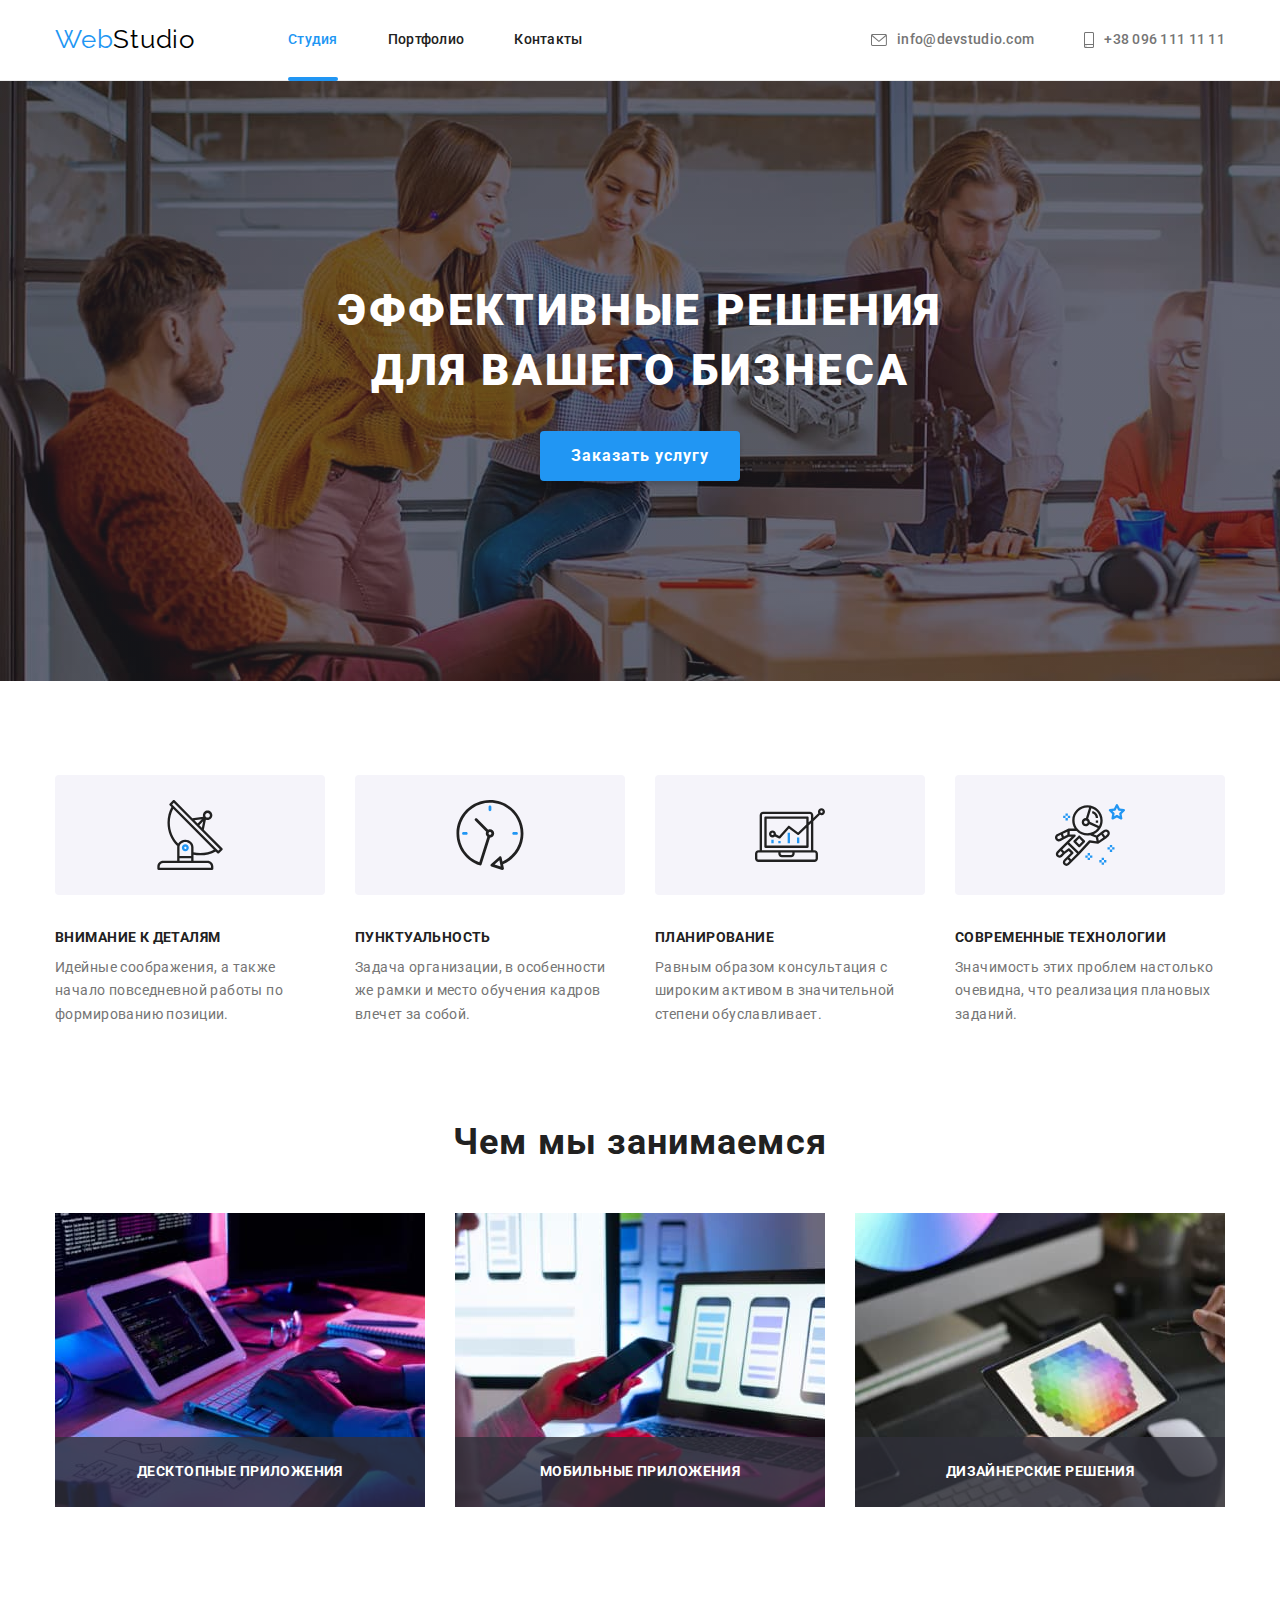
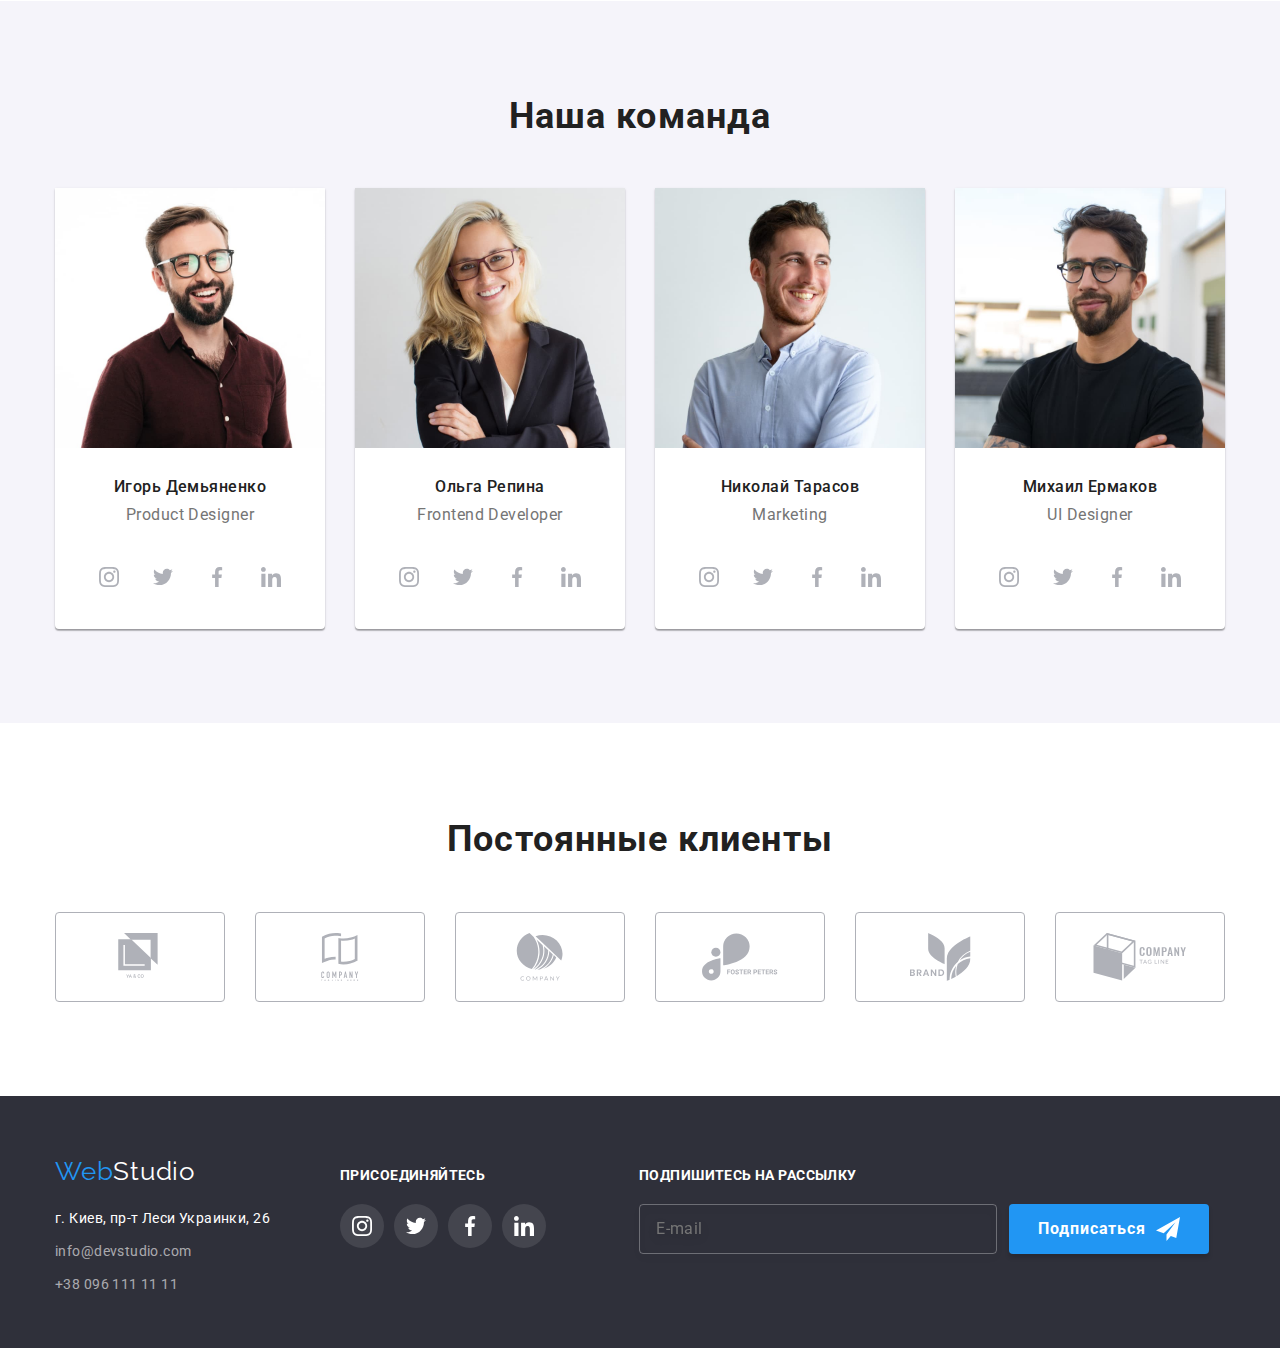
<file: index.html>
<!-- @format -->

<!DOCTYPE html>
<html lang="ru">
  <head>
    <meta charset="UTF-8" />
    <meta name="viewport" content="width=device-width, initial-scale=1.0" />
    <title>Студия</title>
    <link rel="preconnect" href="https://fonts.gstatic.com" />
    <link
      href="https://fonts.googleapis.com/css2?family=Oleo+Script&family=Raleway:wght@700&family=Roboto:wght@400;500;700;900&display=swap"
      rel="stylesheet"
    />
    <link rel="stylesheet" href="./css/modern-normalize.css" />
    <link rel="stylesheet" href="./css/style.css" />
  </head>

  <body>
    <header>
      <!-- navigation -->

      <div class="container">
        <nav>
          <a href="./index.html"
            ><p class="logo">Web<span>Studio</span></p></a
          >
          <ul class="nav-items">
            <li><a class="nav-item current" href="./index.html">Студия</a></li>
            <li><a class="nav-item" href="./portfolio.html">Портфолио</a></li>
            <li><a class="nav-item" href="./contact.html">Контакты</a></li>
          </ul>
        </nav>
        <ul class="contacts">
          <li>
            <a class="nav-contact" href="mailto:info@devstudio.com">
              <svg class="mail">
                <use href="./images/svg/symbol-defs.svg#mail"></use>
              </svg>
              info@devstudio.com</a
            >
          </li>
          <li>
            <a class="nav-contact" href="tel:+380961111111">
              <svg class="tel"><use href="./images/svg/symbol-defs.svg#smartphone"></use></svg>
              +38 096 111 11 11</a
            >
          </li>
        </ul>
      </div>
    </header>
    <main>
      <!-- hero -->

      <section class="hero back">
        <div class="container">
          <h1>Эффективные решения<br />для вашего бизнеса</h1>
          <button class="btn" type="button" data-modal-open>Заказать услугу</button>
        </div>

        <div class="backdrop is-hidden" data-modal>
          <div class="modal">
            <h2 class="modal__title">Оставьте свои данные, мы вам перезвоним</h2>

            <form class="modal__form js-speaker-form" action=" ">
              <svg class="modal__closed" data-modal-close>
                <use href="./images/svg/symbol-defs.svg#close"></use>
              </svg>
              <div class="modal__element">
                <label class="modal__lable" for="username">Имя</label>
                <input class="modal__input" type="text" name="userName" id="username" /><svg
                  class="modal__lable-icon"
                >
                  <use href="./images/svg/symbol-defs.svg#person-black"></use>
                </svg>
              </div>

              <div class="modal__element">
                <label class="modal__lable" for="phone">Телефон </label>
                <input class="modal__input" type="tel" name="phone" id="phone" /><svg
                  class="modal__lable-icon"
                >
                  <use href="./images/svg/symbol-defs.svg#phone-black"></use>
                </svg>
              </div>

              <div class="modal__element">
                <label class="modal__lable" for="email">Почта</label>
                <input class="modal__input" type="email" name="email" id="email" />
                <svg class="modal__lable-icon">
                  <use href="./images/svg/symbol-defs.svg#email-black"></use>
                </svg>
              </div>

              <div class="modal__element">
                <label class="modal__lable" for="comment">Комментарий</label>
                <textarea
                  placeholder="Введите текст"
                  class="modal__comment"
                  name="comment"
                  id="comment"
                  cols="30"
                  rows="10"
                ></textarea>
              </div>

              <label class="modal__check">
                <input class="modal__input-check visuallyhidden" type="checkbox" name="checkbox" />
                <span class="modal__checkbox"></span>
                Соглашаюсь с рассылкой и принимаю
                <a class="modal__agreement" href="#"> Условия договора</a>
              </label>

              <button class="modal__batton btn" type="submit">Отправить</button>
            </form>
          </div>
        </div>
      </section>

      <!-- advantages -->

      <section class="advantages container">
        <h2 class="visuallyhidden">Преимущества</h2>
        <ul>
          <li>
            <svg class="antenna advantages-icon">
              <use href="./images/svg/symbol-defs.svg#antenna"></use>
            </svg>
            <h3>Внимание к деталям</h3>
            <p>Идейные соображения, а также начало повседневной работы по формированию позиции.</p>
          </li>
          <li>
            <svg class="clock advantages-icon">
              <use href="./images/svg/symbol-defs.svg#clock"></use>
            </svg>
            <h3>Пунктуальность</h3>
            <p>
              Задача организации, в особенности же рамки и место обучения кадров влечет за собой.
            </p>
          </li>
          <li>
            <svg class="diagram advantages-icon">
              <use href="./images/svg/symbol-defs.svg#diagram"></use>
            </svg>
            <h3>Планирование</h3>
            <p>
              Равным образом консультация с широким активом в значительной степени обуславливает.
            </p>
          </li>
          <li>
            <svg class="astronaut advantages-icon">
              <use href="./images/svg/symbol-defs.svg#astronaut"></use>
            </svg>
            <h3>Современные технологии</h3>
            <p>Значимость этих проблем настолько очевидна, что реализация плановых заданий.</p>
          </li>
        </ul>
      </section>

      <!-- working moments -->

      <section class="working-moments container">
        <h2>Чем мы занимаемся</h2>
        <ul class="working-moments-items">
          <li class="working-moments-item">
            <img width="370" src="images/img_01.jpg" alt="Человек набирает код на клавиатуре" />
            <p class="working-moments-item-description">Десктопные приложения</p>
          </li>
          <li class="working-moments-item">
            <img
              width="370"
              src="images/img_02.jpg"
              alt="Разработка пользовательского интерфейса"
            />
            <p class="working-moments-item-description">Мобильные приложения</p>
          </li>
          <li class="working-moments-item">
            <img width="370" src="images/img_03.jpg" alt="Выбор цвета из палитры" />
            <p class="working-moments-item-description">Дизайнерские решения</p>
          </li>
        </ul>
      </section>

      <!-- our team -->

      <section class="our-team">
        <div class="container">
          <h2>Наша команда</h2>
          <ul class="cards-team">
            <li class="card-team">
              <img
                width="270"
                src="images/product_designer.jpg"
                alt="Игорь Демьяненко Product Designer"
              />
              <h3>Игорь Демьяненко</h3>
              <p>Product Designer</p>
              <ul class="social-links">
                <li>
                  <a href="https://www.instagram.com/">
                    <svg class="social-link">
                      <use href="./images/svg/symbol-defs.svg#instagram-1"></use></svg
                  ></a>
                </li>
                <li>
                  <a href="https://www.twitter.com/"
                    ><svg class="social-link">
                      <use href="./images/svg/symbol-defs.svg#twitter"></use></svg
                  ></a>
                </li>
                <li>
                  <a href="https://www.facebook.com/"
                    ><svg class="social-link">
                      <use href="./images/svg/symbol-defs.svg#facebook"></use></svg
                  ></a>
                </li>
                <li>
                  <a href="https://www.linkedin.com/"
                    ><svg class="social-link">
                      <use href="./images/svg/symbol-defs.svg#linkedin"></use></svg
                  ></a>
                </li>
              </ul>
            </li>
            <li class="card-team">
              <img
                width="270"
                src="images/frontend_developer.jpg"
                alt="Ольга Репина Frontend Developer"
              />
              <h3>Ольга Репина</h3>
              <p>Frontend Developer</p>
              <ul class="social-links">
                <li>
                  <a href="https://www.instagram.com/">
                    <svg class="social-link">
                      <use href="./images/svg/symbol-defs.svg#instagram-1"></use></svg
                  ></a>
                </li>
                <li>
                  <a href="https://www.twitter.com/"
                    ><svg class="social-link">
                      <use href="./images/svg/symbol-defs.svg#twitter"></use></svg
                  ></a>
                </li>
                <li>
                  <a href="https://www.facebook.com/"
                    ><svg class="social-link">
                      <use href="./images/svg/symbol-defs.svg#facebook"></use></svg
                  ></a>
                </li>
                <li>
                  <a href="https://www.linkedin.com/"
                    ><svg class="social-link">
                      <use href="./images/svg/symbol-defs.svg#linkedin"></use></svg
                  ></a>
                </li>
              </ul>
            </li>
            <li class="card-team">
              <img width="270" src="images/marketing.jpg" alt="Николай Тарасов Marketing" />
              <h3>Николай Тарасов</h3>
              <p>Marketing</p>
              <ul class="social-links">
                <li>
                  <a href="https://www.instagram.com/">
                    <svg class="social-link">
                      <use href="./images/svg/symbol-defs.svg#instagram-1"></use></svg
                  ></a>
                </li>
                <li>
                  <a href="https://www.twitter.com/"
                    ><svg class="social-link">
                      <use href="./images/svg/symbol-defs.svg#twitter"></use></svg
                  ></a>
                </li>
                <li>
                  <a href="https://www.facebook.com/"
                    ><svg class="social-link">
                      <use href="./images/svg/symbol-defs.svg#facebook"></use></svg
                  ></a>
                </li>
                <li>
                  <a href="https://www.linkedin.com/"
                    ><svg class="social-link">
                      <use href="./images/svg/symbol-defs.svg#linkedin"></use></svg
                  ></a>
                </li>
              </ul>
            </li>
            <li class="card-team">
              <img width="270" src="images/ui_designer.jpg" alt="Михаил Ермаков UI Designer" />
              <h3>Михаил Ермаков</h3>
              <p>UI Designer</p>
              <ul class="social-links">
                <li>
                  <a href="https://www.instagram.com/">
                    <svg class="social-link">
                      <use href="./images/svg/symbol-defs.svg#instagram-1"></use></svg
                  ></a>
                </li>
                <li>
                  <a href="https://www.twitter.com/"
                    ><svg class="social-link">
                      <use href="./images/svg/symbol-defs.svg#twitter"></use></svg
                  ></a>
                </li>
                <li>
                  <a href="https://www.facebook.com/"
                    ><svg class="social-link">
                      <use href="./images/svg/symbol-defs.svg#facebook"></use></svg
                  ></a>
                </li>
                <li>
                  <a href="https://www.linkedin.com/"
                    ><svg class="social-link">
                      <use href="./images/svg/symbol-defs.svg#linkedin"></use></svg
                  ></a>
                </li>
              </ul>
            </li>
          </ul>
        </div>
      </section>

      <!-- Regular customers -->
      <section class="regular-customers container">
        <h2>Постоянные клиенты</h2>
        <ul>
          <li>
            <svg><use href="./images/svg/symbol-defs.svg#logo-1"></use></svg>
          </li>
          <li>
            <svg><use href="./images/svg/symbol-defs.svg#logo-2"></use></svg>
          </li>
          <li>
            <svg><use href="./images/svg/symbol-defs.svg#logo-3"></use></svg>
          </li>
          <li>
            <svg><use href="./images/svg/symbol-defs.svg#logo-4"></use></svg>
          </li>
          <li>
            <svg><use href="./images/svg/symbol-defs.svg#logo-5"></use></svg>
          </li>
          <li>
            <svg><use href="./images/svg/symbol-defs.svg#logo-6"></use></svg>
          </li>
        </ul>
      </section>
    </main>

    <footer>
      <!-- Adress -->
      <div class="container">
        <div class="adres">
          <h2 class="visuallyhidden">Где нас найти</h2>
          <a href="./index.html">
            <p class="logo">Web<span>Studio</span></p></a
          >

          <address>
            <p>г. Киев, пр-т Леси Украинки, 26</p>
            <ul>
              <li>
                <a href="mailto:info@devstudio.com">info@devstudio.com</a>
              </li>
              <li>
                <a href="tel:+380961111111">+38 096 111 11 11</a>
              </li>
            </ul>
          </address>
        </div>

        <div class="footer-social">
          <h2>Присоединяйтесь</h2>
          <ul class="social-links">
            <li>
              <a href="https://www.instagram.com/">
                <svg class="social-link footer_social">
                  <use href="./images/svg/symbol-defs.svg#instagram-1"></use></svg
              ></a>
            </li>
            <li>
              <a href="https://www.twitter.com/"
                ><svg class="social-link footer_social">
                  <use href="./images/svg/symbol-defs.svg#twitter"></use></svg
              ></a>
            </li>
            <li>
              <a href="https://www.facebook.com/"
                ><svg class="social-link footer_social">
                  <use href="./images/svg/symbol-defs.svg#facebook"></use></svg
              ></a>
            </li>
            <li>
              <a href="https://www.linkedin.com/"
                ><svg class="social-link footer_social">
                  <use href="./images/svg/symbol-defs.svg#linkedin"></use></svg
              ></a>
            </li>
          </ul>
        </div>

        <div class="subscribe">
          <h2 class="subscribe__title">Подпишитесь на рассылку</h2>
          <form class="subscribe__form" action="">
            <input
              class="subscribe__input"
              type="email"
              name="subscribe-email"
              placeholder="E-mail"
              id=""
            />
            <button class="subscribe__button btn" type="submit">
              Подписаться
              <svg class="subscribe__button--svg">
                <use href="./images/svg/symbol-defs.svg#icon-send"></use>
              </svg>
            </button>
          </form>
        </div>
      </div>
    </footer>
    <script>
      (() => {
        document.querySelector('.js-speaker-form').addEventListener('submit', e => {
          e.preventDefault();

          new FormData(e.currentTarget).forEach((value, name) => console.log(`${name}: ${value}`));

          e.currentTarget.reset();
        });
      })();
    </script>
    <script src="./js/modal.js"></script>
  </body>
</html>
</file>
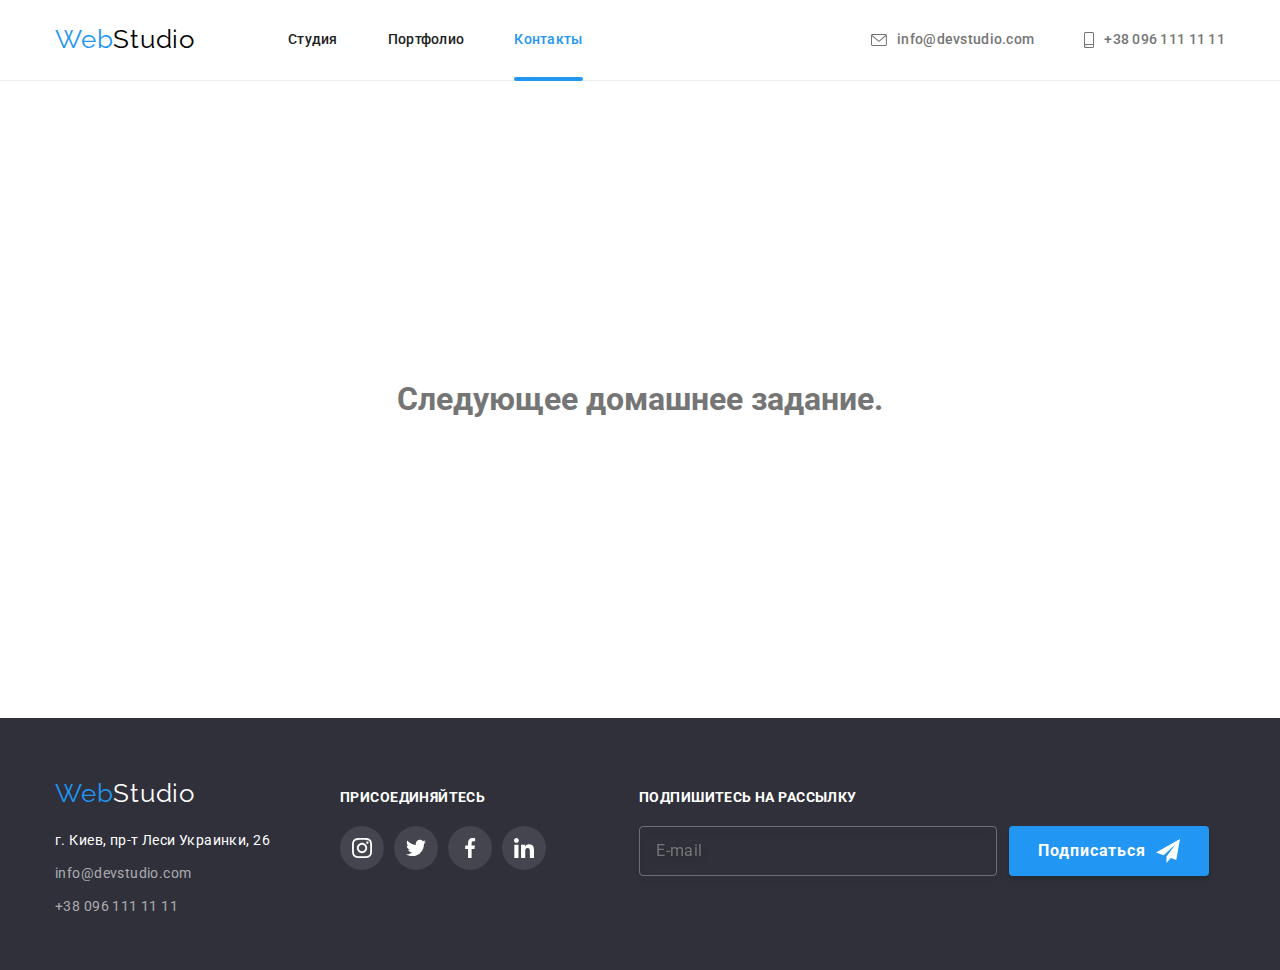
<file: contact.html>
<!DOCTYPE html>
<html lang="ru">
  <head>
    <meta charset="UTF-8" />
    <meta name="viewport" content="width=device-width, initial-scale=1.0" />
    <title>Контакты</title>
    <link rel="preconnect" href="https://fonts.gstatic.com" />
    <link
      href="https://fonts.googleapis.com/css2?family=Oleo+Script&family=Raleway:wght@700&family=Roboto:wght@400;500;700;900&display=swap"
      rel="stylesheet"
    />
    <link rel="stylesheet" href="./css/modern-normalize.css" />
    <link rel="stylesheet" href="./css/style.css" />
  </head>

  <body>
    <header>
      <!-- navigation -->

      <div class="container">
        <nav>
          <a href="./index.html"
            ><p class="logo">Web<span>Studio</span></p></a
          >
          <ul class="nav-items">
            <li><a class="nav-item" href="./index.html">Студия</a></li>
            <li><a class="nav-item" href="./portfolio.html">Портфолио</a></li>
            <li><a class="nav-item current" href="./contact.html">Контакты</a></li>
          </ul>
        </nav>
        <ul class="contacts">
          <li>
            <a class="nav-contact" href="mailto:info@devstudio.com">
              <svg class="mail">
                <use href="./images/svg/symbol-defs.svg#mail"></use>
              </svg>
              info@devstudio.com</a
            >
          </li>
          <li>
            <a class="nav-contact" href="tel:+380961111111">
              <svg class="tel"><use href="./images/svg/symbol-defs.svg#smartphone"></use></svg>
              +38 096 111 11 11</a
            >
          </li>
        </ul>
      </div>
    </header>
    <main>
      <h1 class="contact">Следующее домашнее задание.</h1>
    </main>
    <footer>
      <!-- Adress -->
      <div class="container">
        <div class="adres">
          <h2 class="visuallyhidden">Где нас найти</h2>
          <a href="./index.html">
            <p class="logo">Web<span>Studio</span></p></a
          >

          <address>
            <p>г. Киев, пр-т Леси Украинки, 26</p>
            <ul>
              <li>
                <a href="mailto:info@devstudio.com">info@devstudio.com</a>
              </li>
              <li>
                <a href="tel:+380961111111">+38 096 111 11 11</a>
              </li>
            </ul>
          </address>
        </div>

        <div class="footer-social">
          <h2>Присоединяйтесь</h2>
          <ul class="social-links">
            <li>
              <a href="https://www.instagram.com/">
                <svg class="social-link footer_social">
                  <use href="./images/svg/symbol-defs.svg#instagram-1"></use></svg
              ></a>
            </li>
            <li>
              <a href="https://www.twitter.com/"
                ><svg class="social-link footer_social">
                  <use href="./images/svg/symbol-defs.svg#twitter"></use></svg
              ></a>
            </li>
            <li>
              <a href="https://www.facebook.com/"
                ><svg class="social-link footer_social">
                  <use href="./images/svg/symbol-defs.svg#facebook"></use></svg
              ></a>
            </li>
            <li>
              <a href="https://www.linkedin.com/"
                ><svg class="social-link footer_social">
                  <use href="./images/svg/symbol-defs.svg#linkedin"></use></svg
              ></a>
            </li>
          </ul>
        </div>

        <div class="subscribe">
          <h2 class="subscribe__title">Подпишитесь на рассылку</h2>
          <form class="subscribe__form" action="">
            <input
              class="subscribe__input"
              type="email"
              name="subscribe-email"
              placeholder="E-mail"
              id=""
            />
            <button class="subscribe__button btn" type="submit">
              Подписаться
              <svg class="subscribe__button--svg">
                <use href="./images/svg/symbol-defs.svg#icon-send"></use>
              </svg>
            </button>
          </form>
        </div>
      </div>
    </footer>
  </body>
</html>
</file>
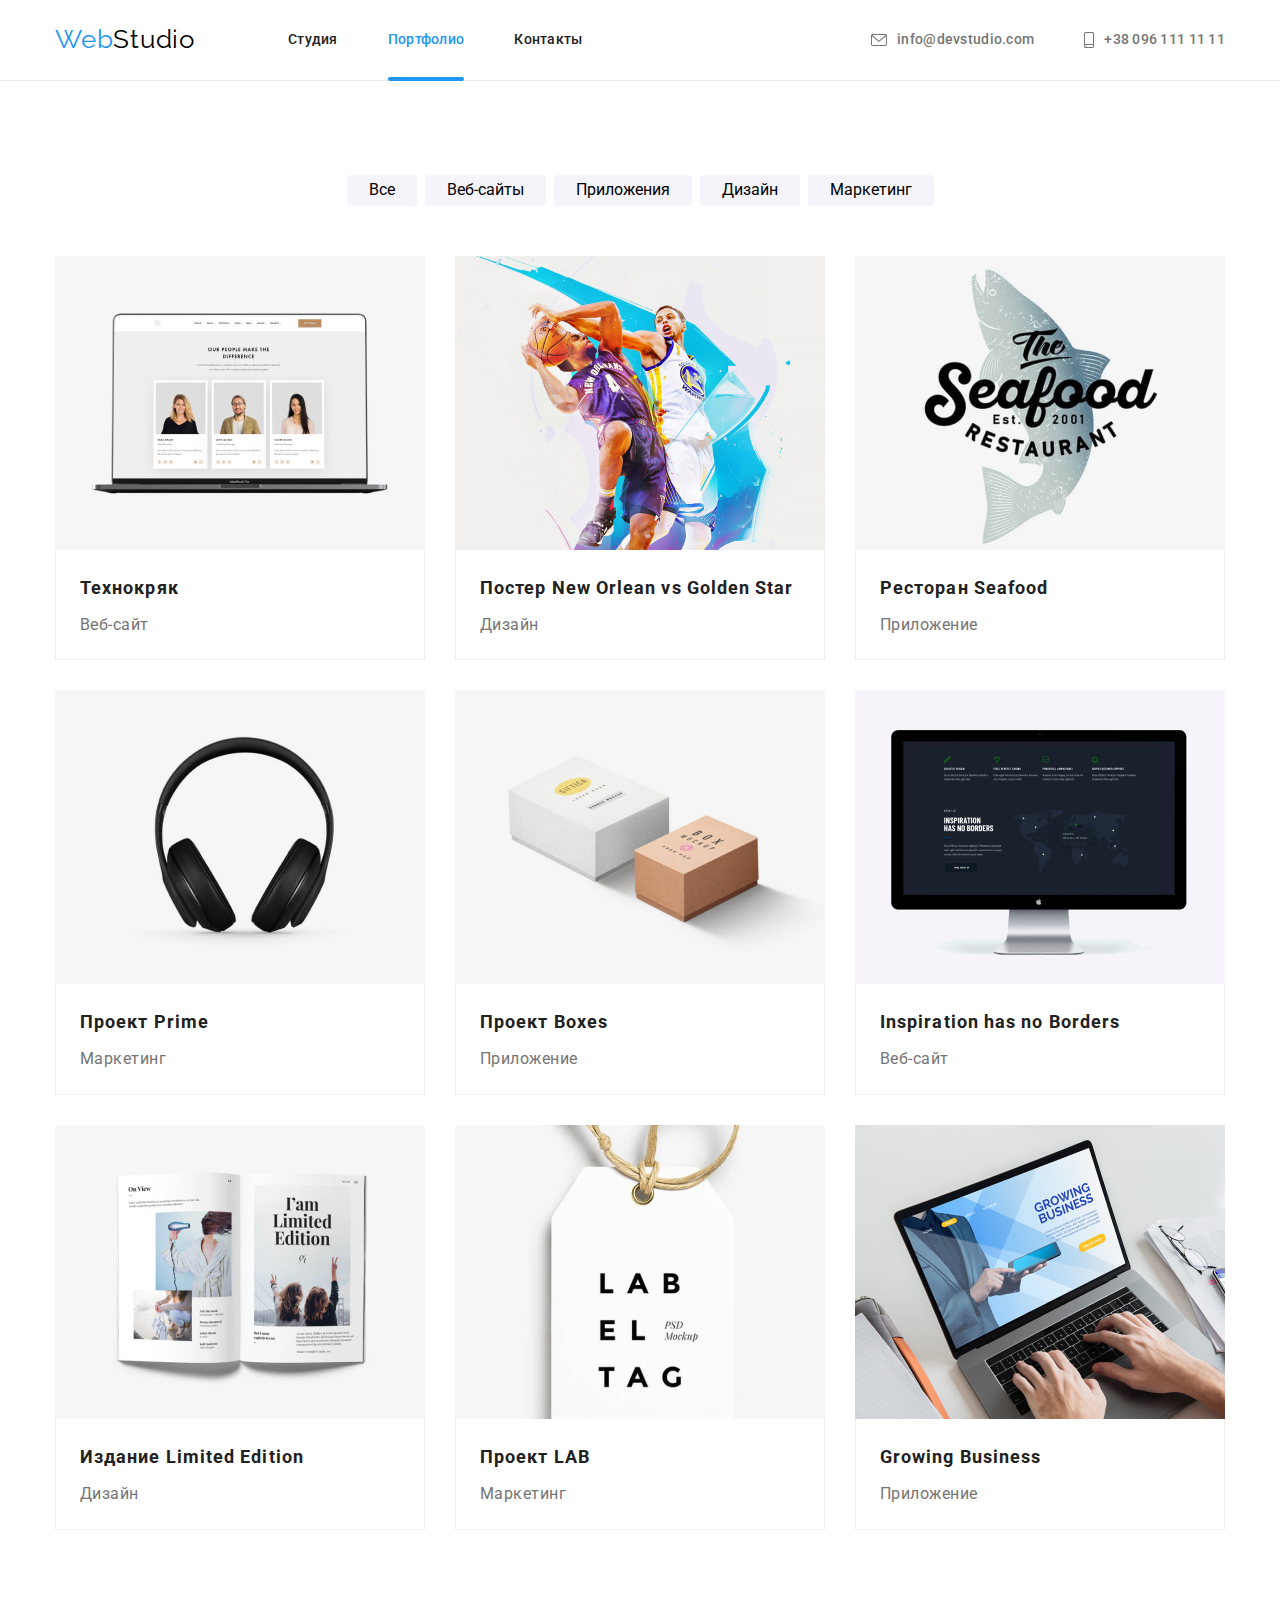
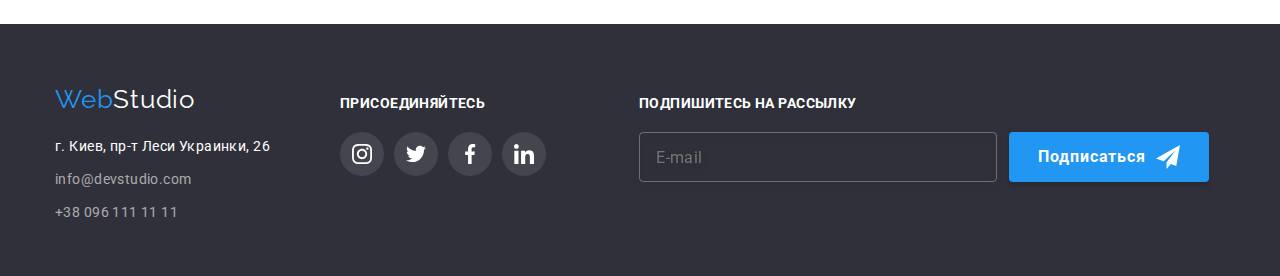
<file: portfolio.html>
<!DOCTYPE html>
<html lang="ru">
  <head>
    <meta charset="UTF-8" />
    <meta name="viewport" content="width=device-width, initial-scale=1.0" />
    <title>Портфолио</title>
    <link rel="preconnect" href="https://fonts.gstatic.com" />
    <link
      href="https://fonts.googleapis.com/css2?family=Oleo+Script&family=Raleway:wght@700&family=Roboto:wght@400;500;700;900&display=swap"
      rel="stylesheet"
    />
    <link rel="stylesheet" href="./css/modern-normalize.css" />
    <link rel="stylesheet" href="./css/style.css" />
  </head>

  <body>
    <header>
      <!-- navigation -->

      <div class="container">
        <nav>
          <a href="./index.html"
            ><p class="logo">Web<span>Studio</span></p></a
          >
          <ul class="nav-items">
            <li><a class="nav-item" href="./index.html">Студия</a></li>
            <li><a class="nav-item current" href="./portfolio.html">Портфолио</a></li>
            <li><a class="nav-item" href="./contact.html">Контакты</a></li>
          </ul>
        </nav>
        <ul class="contacts">
          <li>
            <a class="nav-contact" href="mailto:info@devstudio.com">
              <svg class="mail">
                <use href="./images/svg/symbol-defs.svg#mail"></use>
              </svg>
              info@devstudio.com</a
            >
          </li>
          <li>
            <a class="nav-contact" href="tel:+380961111111">
              <svg class="tel"><use href="./images/svg/symbol-defs.svg#smartphone"></use></svg>
              +38 096 111 11 11</a
            >
          </li>
        </ul>
      </div>
    </header>
    <main>
      <section class="our-works container">
        <h1 class="visuallyhidden">Наши работы</h1>
        <ul class="sorter">
          <li><button>Все</button></li>
          <li><button>Веб-сайты</button></li>
          <li><button>Приложения</button></li>
          <li><button>Дизайн</button></li>
          <li><button>Маркетинг</button></li>
        </ul>
        <ul class="card-items">
          <li class="card-item">
            <a href="#">
              <div class="overlay-container">
                <img src="./images/Portfolio/01-tech.jpg" alt="Скриншот сайта" />
                <p class="blue-overlay">
                  Технокряк это современная площадка распространения коронавируса. Компании
                  используют эту платформу для цифрового шпионажа и атак на защищённые сервера
                  конкурентов.
                </p>
              </div>
              <div class="card">
                <h2>Технокряк</h2>
                <p class="card-description">Веб-сайт</p>
              </div>
            </a>
          </li>

          <li class="card-item">
            <a href="#">
              <div class="overlay-container">
                <img src="./images/Portfolio/02-poster.jpg" alt="Игроки в баскетбол" />
                <p class="blue-overlay">
                  Технокряк это современная площадка распространения коронавируса. Компании
                  используют эту платформу для цифрового шпионажа и атак на защищённые сервера
                  конкурентов.
                </p>
              </div>
              <div class="card">
                <h2>Постер New Orlean vs Golden Star</h2>
                <p class="card-description">Дизайн</p>
              </div>
            </a>
          </li>

          <li class="card-item">
            <a href="#">
              <div class="overlay-container">
                <img src="./images/Portfolio/03-seafood.jpg" alt="Логотип ресторана" />
                <p class="blue-overlay">
                  Технокряк это современная площадка распространения коронавируса. Компании
                  используют эту платформу для цифрового шпионажа и атак на защищённые сервера
                  конкурентов.
                </p>
              </div>
              <div class="card">
                <h2>Ресторан Seafood</h2>
                <p class="card-description">Приложение</p>
              </div>
            </a>
          </li>

          <li class="card-item">
            <a href="#">
              <div class="overlay-container">
                <img src="./images/Portfolio/04-prime.jpg" alt="Наушники" />
                <p class="blue-overlay">
                  Технокряк это современная площадка распространения коронавируса. Компании
                  используют эту платформу для цифрового шпионажа и атак на защищённые сервера
                  конкурентов.
                </p>
              </div>
              <div class="card">
                <h2>Проект Prime</h2>
                <p class="card-description">Маркетинг</p>
              </div>
            </a>
          </li>

          <li class="card-item">
            <a href="#">
              <div class="overlay-container">
                <img src="./images/Portfolio/05-boxes.jpg" alt="Дизайнерская упаковка" />
                <p class="blue-overlay">
                  Технокряк это современная площадка распространения коронавируса. Компании
                  используют эту платформу для цифрового шпионажа и атак на защищённые сервера
                  конкурентов.
                </p>
              </div>
              <div class="card">
                <h2>Проект Boxes</h2>
                <p class="card-description">Приложение</p>
              </div>
            </a>
          </li>

          <li class="card-item">
            <a href="#">
              <div class="overlay-container">
                <img src="./images/Portfolio/06-inspiraation.jpg" alt="Монитор с открытым сайтом" />
                <p class="blue-overlay">
                  Технокряк это современная площадка распространения коронавируса. Компании
                  используют эту платформу для цифрового шпионажа и атак на защищённые сервера
                  конкурентов.
                </p>
              </div>
              <div class="card">
                <h2>Inspiration has no Borders</h2>
                <p class="card-description">Веб-сайт</p>
              </div>
            </a>
          </li>

          <li class="card-item">
            <a href="#">
              <div class="overlay-container">
                <img src="./images/Portfolio/07-limited.jpg" alt="Открытая книжка" />
                <p class="blue-overlay">
                  Технокряк это современная площадка распространения коронавируса. Компании
                  используют эту платформу для цифрового шпионажа и атак на защищённые сервера
                  конкурентов.
                </p>
              </div>
              <div class="card">
                <h2>Издание Limited Edition</h2>
                <p class="card-description">Дизайн</p>
              </div>
            </a>
          </li>

          <li class="card-item">
            <a href="#">
              <div class="overlay-container">
                <img src="./images/Portfolio/08-lab.jpg" alt="Бирка" />
                <p class="blue-overlay">
                  Технокряк это современная площадка распространения коронавируса. Компании
                  используют эту платформу для цифрового шпионажа и атак на защищённые сервера
                  конкурентов.
                </p>
              </div>
              <div class="card">
                <h2>Проект LAB</h2>
                <p class="card-description">Маркетинг</p>
              </div>
            </a>
          </li>

          <li class="card-item">
            <a href="#">
              <div class="overlay-container">
                <img src="./images/Portfolio/09-growing.jpg" alt="Работа за ноутбуком" />
                <p class="blue-overlay">
                  Технокряк это современная площадка распространения коронавируса. Компании
                  используют эту платформу для цифрового шпионажа и атак на защищённые сервера
                  конкурентов.
                </p>
              </div>
              <div class="card">
                <h2>Growing Business</h2>
                <p class="card-description">Приложение</p>
              </div>
            </a>
          </li>
        </ul>
      </section>
    </main>
    <footer>
      <!-- Adress -->
      <div class="container">
        <div class="adres">
          <h2 class="visuallyhidden">Где нас найти</h2>
          <a href="./index.html">
            <p class="logo">Web<span>Studio</span></p></a
          >

          <address>
            <p>г. Киев, пр-т Леси Украинки, 26</p>
            <ul>
              <li>
                <a href="mailto:info@devstudio.com">info@devstudio.com</a>
              </li>
              <li>
                <a href="tel:+380961111111">+38 096 111 11 11</a>
              </li>
            </ul>
          </address>
        </div>

        <div class="footer-social">
          <h2>Присоединяйтесь</h2>
          <ul class="social-links">
            <li>
              <a href="https://www.instagram.com/">
                <svg class="social-link footer_social">
                  <use href="./images/svg/symbol-defs.svg#instagram-1"></use></svg
              ></a>
            </li>
            <li>
              <a href="https://www.twitter.com/"
                ><svg class="social-link footer_social">
                  <use href="./images/svg/symbol-defs.svg#twitter"></use></svg
              ></a>
            </li>
            <li>
              <a href="https://www.facebook.com/"
                ><svg class="social-link footer_social">
                  <use href="./images/svg/symbol-defs.svg#facebook"></use></svg
              ></a>
            </li>
            <li>
              <a href="https://www.linkedin.com/"
                ><svg class="social-link footer_social">
                  <use href="./images/svg/symbol-defs.svg#linkedin"></use></svg
              ></a>
            </li>
          </ul>
        </div>

        <div class="subscribe">
          <h2 class="subscribe__title">Подпишитесь на рассылку</h2>
          <form class="subscribe__form" action="">
            <input
              class="subscribe__input"
              type="email"
              name="subscribe-email"
              placeholder="E-mail"
              id=""
            />
            <button class="subscribe__button btn" type="submit">
              Подписаться
              <svg class="subscribe__button--svg">
                <use href="./images/svg/symbol-defs.svg#icon-send"></use>
              </svg>
            </button>
          </form>
        </div>
      </div>
    </footer>
  </body>
</html>
</file>
<file: css/style.css>
:root {
  --lite-bg: #ffffff;
  --midl-bg: #f5f4fa;
  --dark-bg: #2f303a;
  --title: #212121;
  --text: #757575;
  --elements: #2196f3;
  --elements-overlay: rgba(33, 150, 243, 0.9);
  --border-color: #eeeeee;
  --border-closed: rgba(0, 0, 0, 0.1);
  --footer-black: rgba(255, 255, 255, 0.1);
  --border-form: rgba(255, 255, 255, 0.3);
  --foter-gray: rgba(255, 255, 255, 0.6);
  --svg-icon: #afb1b8;

  --back-hero: #c4c4c4;
  --lable-background: rgba(47, 48, 58, 0.8);
  --modal-bbackground: rgba(0, 0, 0, 0.2);
  --modal-placeholder: rgba(117, 117, 117, 0.5);
}
h2,
h3 {
  color: var(--title);
}
/* * {
  outline: 1px solid black;
} */

.visuallyhidden {
  position: absolute;
  width: 1px;
  height: 1px;
  margin: -1px;
  border: 0;
  padding: 0;
  white-space: nowrap;
  clip-path: inset(100%);
  clip: rect(0 0 0 0);
  overflow: hidden;
}

.container {
  width: 1200px;
  padding-left: 15px;
  padding-right: 15px;
  margin-left: auto;
  margin-right: auto;
}

.flex {
  display: flex;
  justify-content: center;
  align-items: center;
}

button {
  outline: none;
}
.btn {
  width: 200px;
  height: 50px;

  display: inline-flex;
  align-items: center;
  justify-content: center;

  border: 0px;

  font-weight: 700;
  font-size: 16px;
  line-height: 1.87;
  letter-spacing: 0.06em;

  box-shadow: 0px 4px 4px rgba(0, 0, 0, 0.15);
  border-radius: 4px;
  background-color: var(--elements);
  color: var(--lite-bg);
}
body {
  background-color: var(--lite-bg);
  /* font-family: 'Oleo Script', cursive; */
  font-family: 'Roboto', sans-serif;
  color: var(--text);
}

.hero,
footer {
  background: var(--dark-bg);
  color: var(--lite-bg);
}

/* -------------------------------------nav */

header {
  border-bottom: 1px solid #ececec;
  /* height: 80px; */
}
header .container {
  display: flex;
  align-items: center;
  justify-content: space-between;
}
.logo {
  margin-top: 24px;
  margin-right: 93px;
  margin-bottom: 25px;

  font-family: 'Raleway', sans-serif;
  font-weight: 400;
  font-size: 26px;
  line-height: 1.2;
  letter-spacing: 0.03em;

  color: var(--elements);
}
nav {
  display: flex;
  align-items: center;
}
nav .logo span {
  color: #000000;
}
.nav-items a::before {
  background-image: url(../images/svg/symbol-defs.svg#smartphone);
}
.nav-items {
  display: flex;
}

.nav-item:link {
  color: var(--title);
}
.nav-item {
  display: block;
  /* margin-right: 50px; */
  color: var(--title);
  font-style: normal;
  font-weight: 500;
  font-size: 14px;
  line-height: 1.14;
  letter-spacing: 0.02em;

  transition: 250ms cubic-bezier(0.4, 0, 0.2, 1);
}

.nav-item:hover,
.nav-item:focus,
.nav-item.current,
.nav-contact:hover {
  color: var(--elements);
  /* transition-property: scale; */
}
/* .nav-item:hover,
.nav-contact:hover {
  transform: scale(1.1);
} */

.nav-items li {
  position: relative;
  margin-right: 50px;
  height: 80px;
  display: flex;
  align-items: center;
}
.nav-item.current::after {
  position: absolute;
  bottom: -1px;
  /* width: calc(100% - 50px); */
  content: '';
  display: block;
  width: 100%;
  height: 4px;
  background-color: currentColor;
  border-radius: 2px;
  /* transition: 250ms cubic-bezier(0.4, 0, 0.2, 1); */
}

/* ------------------------------nav contact */

.contacts {
  display: flex;
  margin-left: auto;
}
.contacts li {
  margin-left: 50px;
  display: flex;
  align-items: center;
}
.nav-contact {
  display: flex;
  align-items: center;
  color: var(--text);
  font-style: normal;
  font-weight: 500;
  font-size: 14px;
  line-height: 1.14;
  letter-spacing: 0.02em;
  transition: 250ms cubic-bezier(0.4, 0, 0.2, 1);
}
.mail {
  width: 16px;
  height: 12px;
  margin-right: 10px;
  fill: currentColor;
}
.tel {
  width: 10px;
  height: 16px;
  margin-right: 10px;
  fill: currentColor;
}
/* -------------------------------footer */

footer {
  height: 252px;
}
footer .container {
  display: flex;
  align-content: center;
}
.adres {
  margin-top: 60px;
  margin-right: 70px;
}
footer .logo {
  margin-top: 0px;
  margin-bottom: 20px;
  margin-left: 0px;
  margin-right: 0px;
}
footer .logo span {
  color: var(--lite-bg);
}

address {
  font-style: normal;
  font-weight: 400;
  font-size: 14px;
  line-height: 1.71;
  letter-spacing: 0.03em;
}
address a {
  margin-top: 9px;
  display: block;
  font-style: normal;
  color: var(--foter-gray);
}

.footer-social h2 {
  margin-top: 72px;
  margin-bottom: 20px;

  font-weight: 700;
  font-size: 14px;
  line-height: 1.14;
  text-transform: uppercase;
  letter-spacing: 0.03em;

  color: var(--lite-bg);
}
.social-links a {
  background-color: var(--footer-black);
}
.footer_social {
  fill: var(--lite-bg);
}
.subscribe {
  margin-top: 72px;
  margin-left: 93px;
}
.subscribe__title {
  margin-bottom: 20px;
  font-weight: 700;
  font-size: 14px;
  line-height: 1.14;
  letter-spacing: 0.03em;
  text-transform: uppercase;

  color: var(--lite-bg);
}
.subscribe__input {
  width: 358px;
  height: 50px;
  margin-right: 12px;
  padding-left: 16px;

  font-size: 16px;
  line-height: 1.25;
  letter-spacing: 0.03em;

  filter: drop-shadow(0px 4px 4px rgba(0, 0, 0, 0.15));
  border: 1px solid var(--border-form);
  color: var(--foter-gray);
  background-color: transparent;
  border-radius: 4px;

  transition: 250ms cubic-bezier(0.4, 0, 0.2, 1);
}
.subscribe__input:focus {
  outline: 1px solid var(--elements);
  outline-offset: -4px;
}

.subscribe__form {
  display: flex;
}
.subscribe__button--svg {
  margin-left: 10px;
  width: 24px;
  height: 24px;
}
/* -------------------------------Social-links */

.social-links {
  display: flex;
  justify-content: space-between;
  width: 206px;
}
.social-links a {
  display: block;
  width: 44px;
  height: 44px;
  box-shadow: none;
  border-radius: 50%;
  fill: var(--svg-icon);
  transition: 250ms cubic-bezier(0.4, 0, 0.2, 1);
}
.social-links a:hover {
  background-color: var(--elements);
  fill: var(--lite-bg);
}
.social-link {
  width: 20px;
  height: 20px;
  margin: 12px;
}

/*---------------------------------- Studio page */

.back {
  width: 100%;
  background: var(--back-hero);
  background-image: linear-gradient(to right, rgba(47, 48, 58, 0.4), rgba(47, 48, 58, 0.4)),
    url(../images/hero.jpg);
  background-repeat: no-repeat;
  background-size: cover;
}

.hero {
  text-align: center;
  height: 600px;
  padding-top: 200px;
}

.hero h1 {
  margin-bottom: 30px;
  font-weight: 900;
  font-size: 44px;
  line-height: 1.36;
  letter-spacing: 0.06em;
  text-transform: uppercase;
}

.backdrop {
  position: fixed;
  top: 0px;
  left: 0px;
  width: 100%;
  height: 100%;
  background-color: var(--modal-bbackground);

  opacity: 1;
  transition: opacity 250ms cubic-bezier(0.4, 0, 0.2, 1);
  z-index: 1;
}

.backdrop.is-hidden {
  opacity: 0;
  pointer-events: none;
}

.modal {
  position: absolute;
  top: 50%;
  left: 50%;
  transform: translate(-50%, -50%);

  max-width: 528px;
  min-height: 581px;

  padding: 40px;

  border-radius: 4px;
  box-shadow: 0px 1px 3px rgba(0, 0, 0, 0.12), 0px 1px 1px rgba(0, 0, 0, 0.14),
    0px 2px 1px rgba(0, 0, 0, 0.2);

  background-color: var(--lite-bg);
}
.modal__closed {
  position: absolute;
  top: 8px;
  right: 8px;

  width: 30px;
  height: 30px;

  border-radius: 50%;

  border: 1px solid var(--border-closed);
  fill: black;
  transition: 250ms cubic-bezier(0.4, 0, 0.2, 1);
}
.modal__closed:hover,
.modal__closed:focus {
  fill: var(--elements);
}

/* .modal__form {""} */
.modal__title {
  margin-bottom: 12px;

  font-weight: 700;
  font-size: 20px;
  line-height: 1.15;
  text-align: center;
  letter-spacing: 0.03em;

  color: var(--title);
}
.modal__lable {
  margin-bottom: 4px;
  display: block;

  text-align: left;
  font-weight: 400;
  font-size: 12px;
  line-height: 1.17;
  letter-spacing: 0.01em;
  color: var(--text);
}
.modal__input,
.modal__comment {
  width: 100%;
  resize: none;
  margin-bottom: 10px;

  border: 1px solid rgba(33, 33, 33, 0.2);
  border-radius: 4px;
  transition: 250ms cubic-bezier(0.4, 0, 0.2, 1);
}
.modal__input:focus,
.modal__comment:focus {
  outline: none;
  border-color: var(--elements);
}
.modal__input:focus + .modal__lable-icon {
  fill: var(--elements);
}
.modal__input {
  height: 40px;
  padding: 12px 42px;
}
.modal__element {
  position: relative;
}
.modal__lable-icon {
  width: 18px;
  height: 18px;
  position: absolute;
  top: 29px;
  left: 12px;
}

.modal__comment {
  height: 120px;
  padding: 12px 16px;

  font-weight: 400;
  font-size: 12px;
  line-height: 1.17;
  letter-spacing: 0.01em;
  /* color: var(--modal-placeholder); */
  /* color: black; */
}
.modal__comment::placeholder {
  color: var(--modal-placeholder);
}
.modal__check,
.modal__agreement {
  position: relative;
  font-weight: 400;
  font-size: 14px;
  line-height: 1.7;
  letter-spacing: 0.03em;
  color: var(--text);
}
.modal__agreement::after {
  position: absolute;
  bottom: 5px;
  left: 0px;
  display: block;
  content: ' ';
  width: 100%;
  height: 1px;

  background-color: var(--elements);
}
.modal__check {
  position: relative;

  display: inline-flex;
  align-items: center;

  margin-left: 19px;
  margin-bottom: 30px;
  cursor: pointer;
  /* transition: 250ms cubic-bezier(0.4, 0, 0.2, 1); */
}

.modal__checkbox {
  position: absolute;
  left: -22px;

  width: 16px;
  height: 15px;
  /* border: solid 2px var(--title);
  border-radius: 2px; */
  background-image: url(../images/svg/checkbox.svg);
  transition: background-image 250ms cubic-bezier(0.4, 0, 0.2, 1);
}

.modal__input-check:checked + .modal__checkbox {
  border: none;
  background-image: url(../images/svg/icon_check.svg);
}

.modal__agreement {
  display: inline-block;
  margin-left: 3px;
  color: var(--elements);
}
.modal__batton {
  cursor: pointer;
}

/* ----------------------------------------------- */

.advantages {
  padding-top: 94px;
  padding-bottom: 94px;
}

.advantages ul {
  display: flex;
  justify-content: space-between;
}
.advantages li {
  max-width: 270px;
}
.advantages h3 {
  font-weight: bold;
  font-size: 14px;
  line-height: 1.14;
  letter-spacing: 0.03em;
  text-transform: uppercase;
}
.advantages p {
  margin-top: 10px;
  font-weight: 400;
  font-size: 14px;
  line-height: 1.71;
  letter-spacing: 0.03em;
}
.advantages-icon {
  width: 270px;
  height: 120px;
  padding: 25px 100px;
  margin-bottom: 30px;
  border-radius: 4px;
  background: var(--midl-bg);
}

.working-moments ul {
  margin-top: 50px;
  margin-bottom: 94px;
  display: flex;
  justify-content: space-between;
}
.working-moments h2 {
  font-weight: 700;
  font-size: 36px;
  line-height: 1.17;
  text-align: center;
  letter-spacing: 0.03em;
}
.working-moments-item {
  position: relative;
}
.working-moments-item-description {
  position: absolute;
  bottom: 0px;

  height: 70px;
  width: 100%;

  display: flex;
  align-items: center;
  justify-content: center;

  font-weight: 700;
  font-size: 14px;
  line-height: 1.14;
  letter-spacing: 0.03em;
  text-transform: uppercase;

  color: var(--lite-bg);
  background-color: var(--lable-background);
}

.our-team {
  background-color: var(--midl-bg);
  padding-top: 94px;
  padding-bottom: 94px;
}
.our-team .cards-team {
  margin-top: 50px;
  display: flex;
  justify-content: space-between;
}
.our-team .card-team {
  background-color: var(--lite-bg);
  box-shadow: 0px 1px 3px rgba(0, 0, 0, 0.12), 0px 1px 1px rgba(0, 0, 0, 0.14),
    0px 2px 1px rgba(0, 0, 0, 0.2);
  border-radius: 0px 0px 4px 4px;
}
.our-team h2 {
  font-weight: 700;
  font-size: 36px;
  line-height: 1.17;
  text-align: center;
  letter-spacing: 0.03em;
}
.our-team img {
  margin-bottom: 30px;
}
.our-team h3 {
  margin-bottom: 10px;
  font-weight: 500;
  font-size: 16px;
  line-height: 1.17;
  text-align: center;
  letter-spacing: 0.03em;
}
.our-team p {
  margin-bottom: 30px;
  text-align: center;
  font-weight: 400;
  font-size: 16px;
  line-height: 1.17;
  text-align: center;
  letter-spacing: 0.03em;
}
.our-team .social-links {
  margin-left: 32px;
  margin-right: 32px;
  margin-bottom: 30px;
}

.regular-customers h2 {
  margin-top: 94px;
  margin-bottom: 50px;
  text-align: center;
  font-weight: 700;
  font-size: 36px;
  line-height: 1.24;
  letter-spacing: 0.03em;
}
.regular-customers ul {
  display: flex;
  justify-content: space-between;
  margin-bottom: 94px;
}
.regular-customers li {
  display: flex;
  align-content: center;
  justify-content: center;
  color: var(--svg-icon);
  width: 170px;
  height: 90px;
  padding-top: 20px;
  padding-bottom: 20px;
  border: 1px solid var(--svg-icon);
  border-radius: 4px;
  transition: 250ms cubic-bezier(0.4, 0, 0.2, 1);
}
.regular-customers li:hover {
  color: var(--elements);
  border-color: var(--elements);
}
.regular-customers svg {
  fill: currentColor;
}
/* ---------------------------------------Portfolio page */
.our-works {
  padding-top: 94px;
  padding-bottom: 94px;
}
.our-works .sorter {
  display: flex;
  margin-bottom: 50px;
  justify-content: center;
}
.sorter li:not(:last-child) {
  margin-right: 8px;
}
.sorter button {
  padding: 6px 22px;
  border: 0px;
  border-radius: 4px;
  background-color: var(--midl-bg);
  transition: 250ms cubic-bezier(0.4, 0, 0.2, 1);
}
.sorter button:hover,
.sorter button:focus {
  background-color: var(--elements);
  color: var(--lite-bg);
  box-shadow: 0px 3px 1px rgba(0, 0, 0, 0.1), 0px 1px 2px rgba(0, 0, 0, 0.08),
    0px 2px 2px rgba(0, 0, 0, 0.12);
  border-radius: 4px;
}
.our-works .card-items {
  display: flex;
  flex-wrap: wrap;
}

.card-item > a {
  width: 370px;
}
.overlay-container {
  width: inherit;
  position: relative;
  overflow: hidden;
}
.blue-overlay {
  position: absolute;
  padding: 63px 24px;
  width: inherit;
  height: 294px;
  font-weight: 400;
  font-size: 18px;
  line-height: 1.56;
  letter-spacing: 0.03em;

  background-color: rgba(33, 150, 243, 0.9);
  color: var(--lite-bg);

  transition: 250ms cubic-bezier(0.4, 0, 0.2, 1);
}
.card-item:hover .blue-overlay,
.card-item:focus .blue-overlay {
  transform: translateY(-100%);
}

.card-item:hover,
.card-item:focus {
  box-shadow: 0px 1px 1px rgba(0, 0, 0, 0.12), 0px 4px 4px rgba(0, 0, 0, 0.06),
    1px 4px 6px rgba(0, 0, 0, 0.16);
  transition: 250ms cubic-bezier(0.4, 0, 0.2, 1);
}
.card {
  border-right: 1px solid var(--border-color);
  border-left: 1px solid var(--border-color);
  border-bottom: 1px solid var(--border-color);
  padding: 20px 24px;
}
.card-item:hover .card,
.card-item:focus .card {
  border: none;
  padding: 20px 25px;
}
.our-works .card-items li {
  margin-right: 30px;
  margin-bottom: 30px;
}
.our-works .card-items li:nth-child(3n) {
  margin-right: 0px;
}
.our-works .card-items li:nth-last-child(-n + 3) {
  margin-bottom: 0px;
}
.card-items h2 {
  margin-bottom: 4px;
  font-weight: 700;
  font-size: 18px;
  line-height: 2;
  letter-spacing: 0.06em;
}
.card-items .card-description {
  font-weight: 400;
  font-size: 16px;
  line-height: 1.87;
  letter-spacing: 0.03em;
  color: var(--text);
}

/* Контакты */
.contact {
  text-align: center;
  margin-left: auto;
  margin-right: auto;
  padding-top: 300px;
  padding-bottom: 300px;
}
</file>
